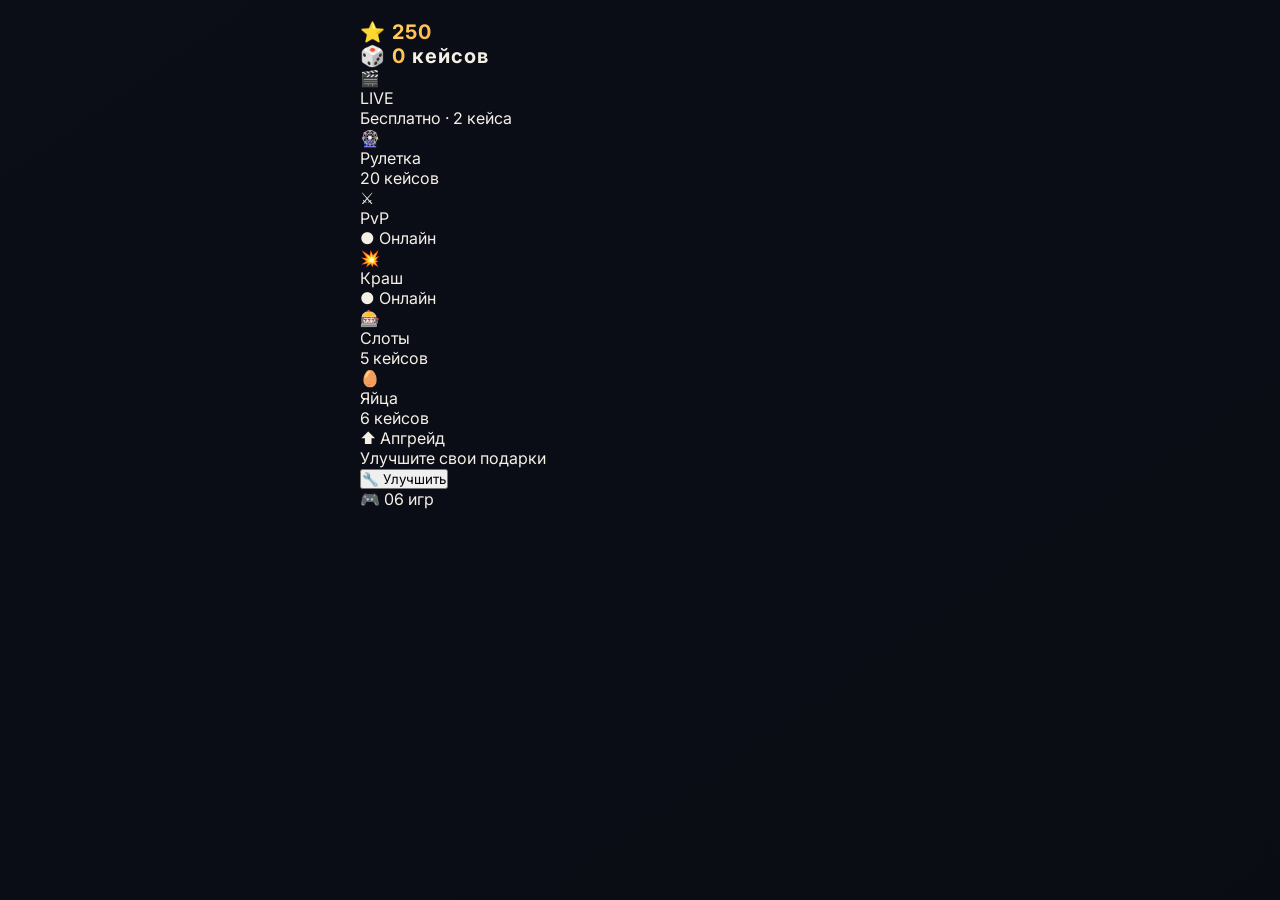
<file: webapp/index.html>
<!DOCTYPE html>
<html lang="ru">
<head>
    <meta charset="UTF-8">
    <meta name="viewport" content="width=device-width, initial-scale=1.0, user-scalable=yes">
    <title>Scrooge Case — игры, кейсы, апгрейд</title>
    <link rel="stylesheet" href="style.css">
    <link href="https://fonts.googleapis.com/css2?family=Inter:opsz,wght@14..32,300;14..32,400;14..32,500;14..32,600;14..32,700;14..32,800;14..32,900&display=swap" rel="stylesheet">
</head>
<body>
<div class="app-container">
    <div class="status-bar">
        <div class="balance">⭐ <span id="balance">0</span></div>
        <div class="balance">🎲 <span id="casesCount">0</span> кейсов</div>
    </div>

    <div class="games-grid">
        <div class="game-card" data-game="live">
            <div class="game-icon">🎬</div>
            <div class="game-name">LIVE</div>
            <div class="game-badge">Бесплатно · 2 кейса</div>
        </div>
        <div class="game-card" data-game="roulette">
            <div class="game-icon">🎡</div>
            <div class="game-name">Рулетка</div>
            <div class="game-badge">20 кейсов</div>
        </div>
        <div class="game-card" data-game="pvp">
            <div class="game-icon">⚔️</div>
            <div class="game-name">PvP</div>
            <div class="game-badge"><span class="badge-online">● Онлайн</span></div>
        </div>
        <div class="game-card" data-game="crash">
            <div class="game-icon">💥</div>
            <div class="game-name">Краш</div>
            <div class="game-badge"><span class="badge-online">● Онлайн</span></div>
        </div>
        <div class="game-card" data-game="slots">
            <div class="game-icon">🎰</div>
            <div class="game-name">Слоты</div>
            <div class="game-badge">5 кейсов</div>
        </div>
        <div class="game-card" data-game="eggs">
            <div class="game-icon">🥚</div>
            <div class="game-name">Яйца</div>
            <div class="game-badge">6 кейсов</div>
        </div>
    </div>

    <div class="upgrade-card" id="upgradeMainBtn">
        <div class="upgrade-title">⬆️ Апгрейд</div>
        <div class="game-badge">Улучшите свои подарки</div>
        <button class="upgrade-btn">🔧 Улучшить</button>
    </div>

    <div class="stats-label">🎮 06 игр</div>
</div>

<script src="script.js"></script>
</body>
</html>
</file>
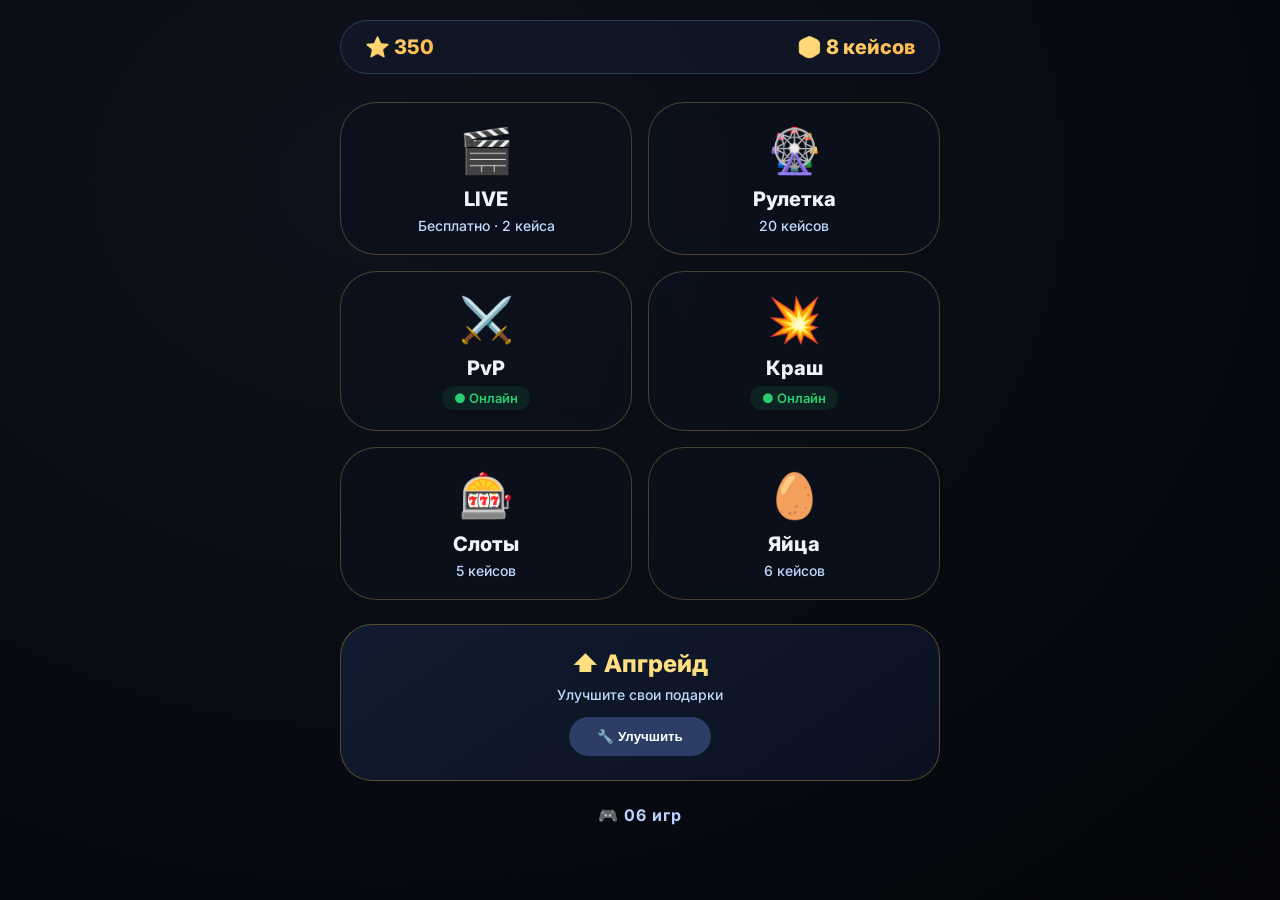
<file: webapp/webapp/index.html>
<!DOCTYPE html>
<html lang="ru">
<head>
    <meta charset="UTF-8">
    <meta name="viewport" content="width=device-width, initial-scale=1.0, user-scalable=yes">
    <title>Scrooge Case — игры, кейсы, апгрейд</title>
    <link rel="stylesheet" href="style.css">
    <link href="https://fonts.googleapis.com/css2?family=Inter:opsz,wght@14..32,300;14..32,400;14..32,500;14..32,600;14..32,700;14..32,800;14..32,900&display=swap" rel="stylesheet">
</head>
<body>
<div class="app-container">
    <div class="status-bar">
        <div class="balance">⭐ <span id="balance">0</span></div>
        <div class="balance">🎲 <span id="casesCount">0</span> кейсов</div>
    </div>

    <div class="games-grid">
        <div class="game-card" data-game="live">
            <div class="game-icon">🎬</div>
            <div class="game-name">LIVE</div>
            <div class="game-badge">Бесплатно · 2 кейса</div>
        </div>
        <div class="game-card" data-game="roulette">
            <div class="game-icon">🎡</div>
            <div class="game-name">Рулетка</div>
            <div class="game-badge">20 кейсов</div>
        </div>
        <div class="game-card" data-game="pvp">
            <div class="game-icon">⚔️</div>
            <div class="game-name">PvP</div>
            <div class="game-badge"><span class="badge-online">● Онлайн</span></div>
        </div>
        <div class="game-card" data-game="crash">
            <div class="game-icon">💥</div>
            <div class="game-name">Краш</div>
            <div class="game-badge"><span class="badge-online">● Онлайн</span></div>
        </div>
        <div class="game-card" data-game="slots">
            <div class="game-icon">🎰</div>
            <div class="game-name">Слоты</div>
            <div class="game-badge">5 кейсов</div>
        </div>
        <div class="game-card" data-game="eggs">
            <div class="game-icon">🥚</div>
            <div class="game-name">Яйца</div>
            <div class="game-badge">6 кейсов</div>
        </div>
    </div>

    <div class="upgrade-card" id="upgradeMainBtn">
        <div class="upgrade-title">⬆️ Апгрейд</div>
        <div class="game-badge">Улучшите свои подарки</div>
        <button class="upgrade-btn">🔧 Улучшить</button>
    </div>

    <div class="stats-label">🎮 06 игр</div>
</div>

<script src="script.js"></script>
</body>
</html>
</file>
<file: webapp/style.css>
* {
  margin: 0;
  padding: 0;
  box-sizing: border-box;
  font-family: 'Inter', system-ui, -apple-system, sans-serif;
}

body {
  background: linear-gradient(145deg, #0b0e17 0%, #0a0c14 100%);
  color: #f5f0e6;
  min-height: 100vh;
  display: flex;
  justify-content: center;
}

.app-container {
  max-width: 600px;
  width: 100%;
  padding: 20px;
}

.header {
  display: flex;
  justify-content: space-between;
  background: rgba(30, 40, 55, 0.6);
  backdrop-filter: blur(12px);
  border-radius: 48px;
  padding: 12px 24px;
  margin-bottom: 28px;
  border: 1px solid rgba(255, 215, 0, 0.2);
}

.balance, .luck {
  font-weight: 700;
  font-size: 20px;
  letter-spacing: 1px;
}

.balance span, .luck span {
  background: linear-gradient(135deg, #ffd966, #ffb347);
  -webkit-background-clip: text;
  background-clip: text;
  color: transparent;
}

.games-menu {
  display: flex;
  gap: 14px;
  flex-wrap: wrap;
  justify-content: center;
  margin-bottom: 30px;
}

.game-btn {
  background: #1f2a3e;
  border: none;
  color: #f5e7d9;
  font-weight: 600;
  padding: 12px 20px;
  border-radius: 60px;
  backdrop-filter: blur(8px);
  cursor: pointer;
  transition: 0.2s;
  box-shadow: 0 8px 12px rgba(0, 0, 0, 0.2);
  font-size: 16px;
}

.game-btn:hover {
  transform: translateY(-3px);
  background: #2c3a55;
}

.game-display {
  background: rgba(20, 28, 40, 0.65);
  backdrop-filter: blur(12px);
  border-radius: 48px;
  padding: 24px;
  border: 1px solid #ffd96630;
  transition: 0.2s;
  min-height: 380px;
}

.info-panel {
  text-align: center;
  margin-bottom: 20px;
  opacity: 0.8;
}

.bet-control {
  display: flex;
  justify-content: center;
  gap: 12px;
  margin: 20px 0;
}

.bet-control input {
  background: #0f1725;
  border: 1px solid #f1c232;
  border-radius: 40px;
  padding: 10px 20px;
  color: white;
  font-weight: bold;
  text-align: center;
  width: 140px;
}

.play-btn {
  background: linear-gradient(95deg, #e6b422, #d98d2b);
  border: none;
  border-radius: 48px;
  padding: 12px 28px;
  font-weight: 800;
  cursor: pointer;
  transition: 0.2s;
  color: #0a0c14;
}

.result-area {
  margin-top: 20px;
  font-size: 24px;
  font-weight: 800;
  text-align: center;
}

@keyframes pulseWin {
  0% { text-shadow: 0 0 0px gold; transform: scale(1);}
  100% { text-shadow: 0 0 20px gold; transform: scale(1.05);}
}

.win-animation {
  animation: pulseWin 0.5s ease-in-out;
}
</file>
<file: webapp/webapp/style.css>
* {
    margin: 0;
    padding: 0;
    box-sizing: border-box;
}

body {
    font-family: 'Inter', sans-serif;
    background: radial-gradient(ellipse at 30% 20%, #0f121c, #03050a);
    color: #f0f3fa;
    min-height: 100vh;
    padding: 20px;
}

.app-container {
    max-width: 600px;
    margin: 0 auto;
}

.status-bar {
    display: flex;
    justify-content: space-between;
    background: rgba(20, 28, 45, 0.6);
    backdrop-filter: blur(16px);
    border-radius: 60px;
    padding: 14px 24px;
    margin-bottom: 28px;
    border: 1px solid rgba(90, 150, 200, 0.3);
}

.balance {
    font-weight: 800;
    font-size: 20px;
    background: linear-gradient(135deg, #ffdf80, #ffb347);
    -webkit-background-clip: text;
    background-clip: text;
    color: transparent;
}

.games-grid {
    display: grid;
    grid-template-columns: repeat(2, 1fr);
    gap: 16px;
    margin-bottom: 24px;
}

.game-card {
    background: rgba(12, 18, 30, 0.65);
    backdrop-filter: blur(12px);
    border-radius: 36px;
    padding: 20px 12px;
    text-align: center;
    border: 1px solid rgba(255, 215, 120, 0.25);
    transition: 0.2s;
    cursor: pointer;
}

.game-card:hover {
    transform: translateY(-3px);
    background: #182236cc;
    border-color: #ffc107;
}

.game-icon {
    font-size: 44px;
    margin-bottom: 10px;
}

.game-name {
    font-weight: 800;
    font-size: 20px;
    margin-bottom: 6px;
}

.game-badge {
    font-size: 14px;
    color: #bfd9ff;
    font-weight: 500;
}

.badge-online {
    background: #23a55a20;
    color: #2ecc71;
    border-radius: 60px;
    padding: 4px 12px;
    display: inline-block;
    font-size: 13px;
    font-weight: 600;
}

.upgrade-card {
    background: linear-gradient(145deg, #121c30, #0a1020);
    border-radius: 32px;
    padding: 24px;
    margin: 10px 0 20px;
    text-align: center;
    border: 1px solid #f1c23250;
}

.upgrade-title {
    font-size: 24px;
    font-weight: 800;
    color: #ffdf80;
    margin-bottom: 8px;
}

.upgrade-btn {
    background: #2c3e66;
    border: none;
    color: white;
    font-weight: 700;
    padding: 12px 28px;
    border-radius: 60px;
    margin-top: 14px;
    cursor: pointer;
    transition: 0.2s;
}

.upgrade-btn:hover {
    background: #3e5a8f;
}

.stats-label {
    text-align: center;
    margin-top: 24px;
    font-weight: 700;
    color: #bbd4ff;
    letter-spacing: 1px;
}
</file>
